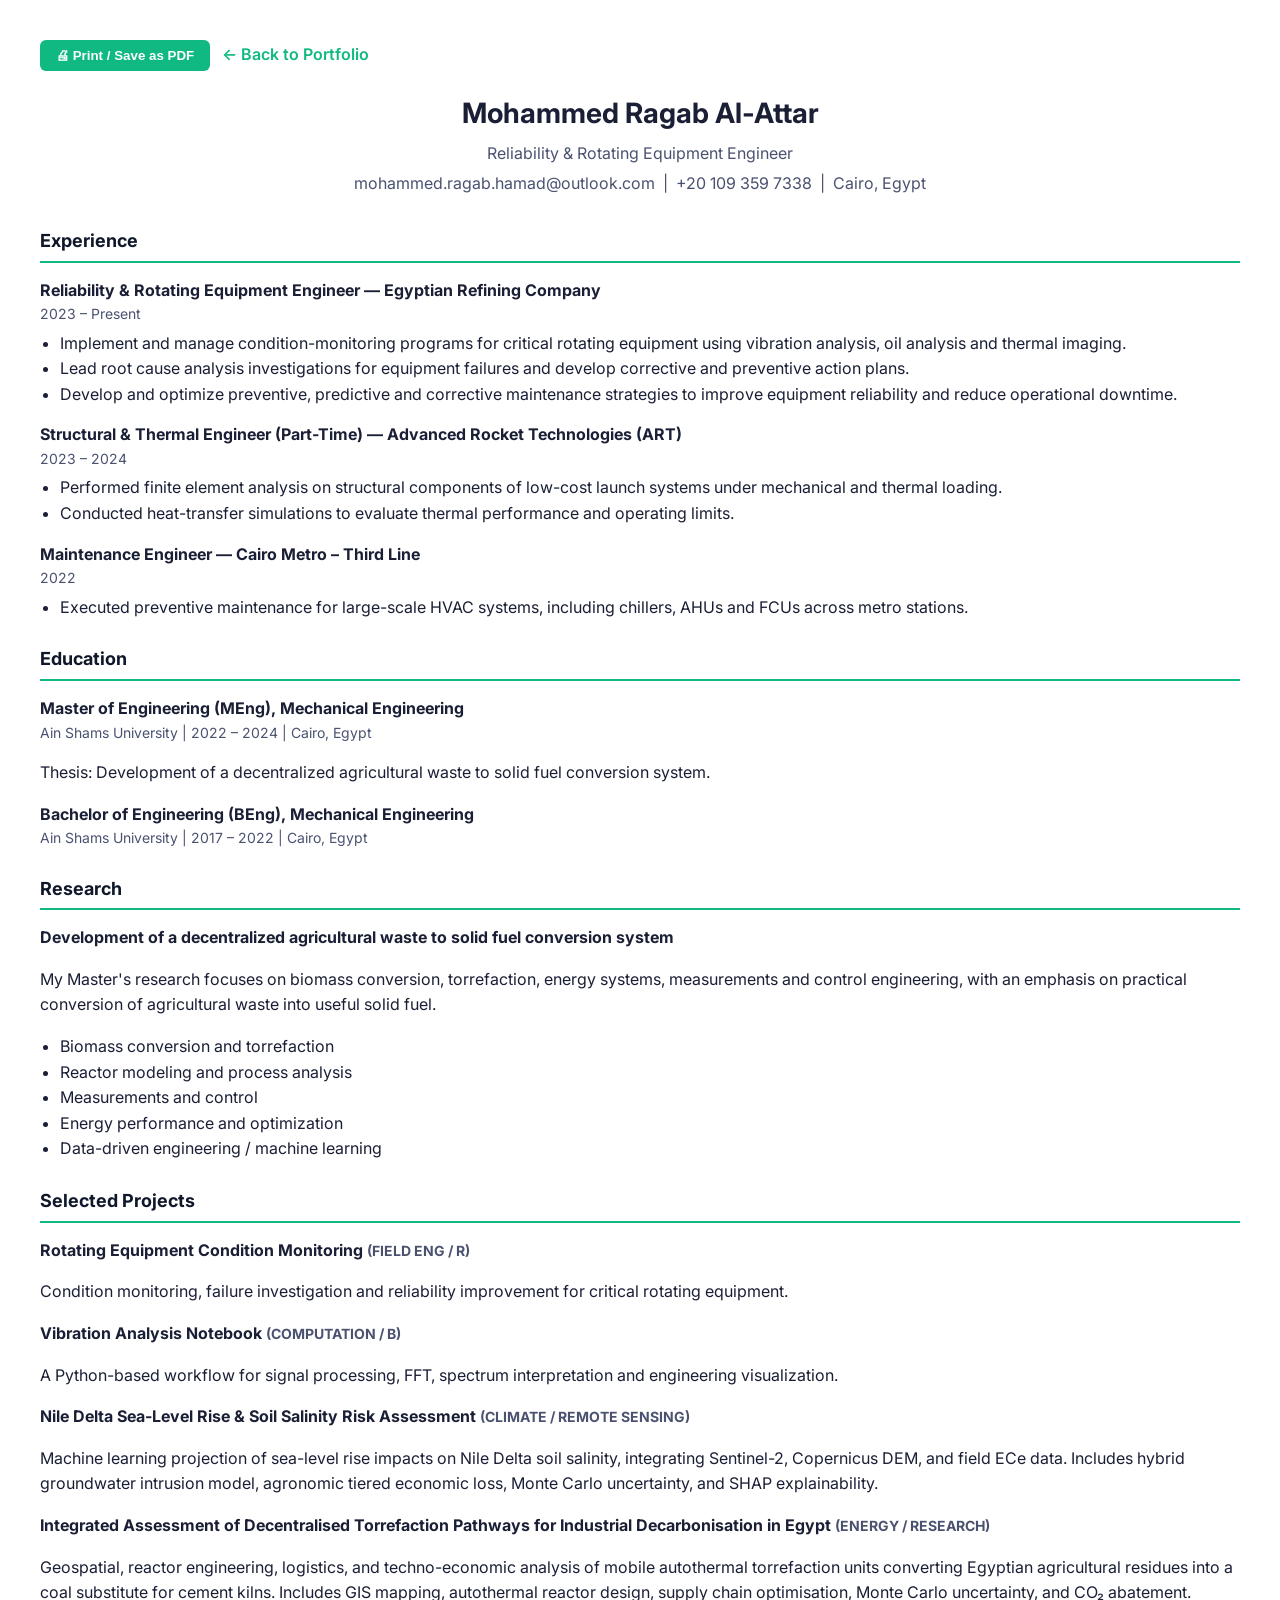
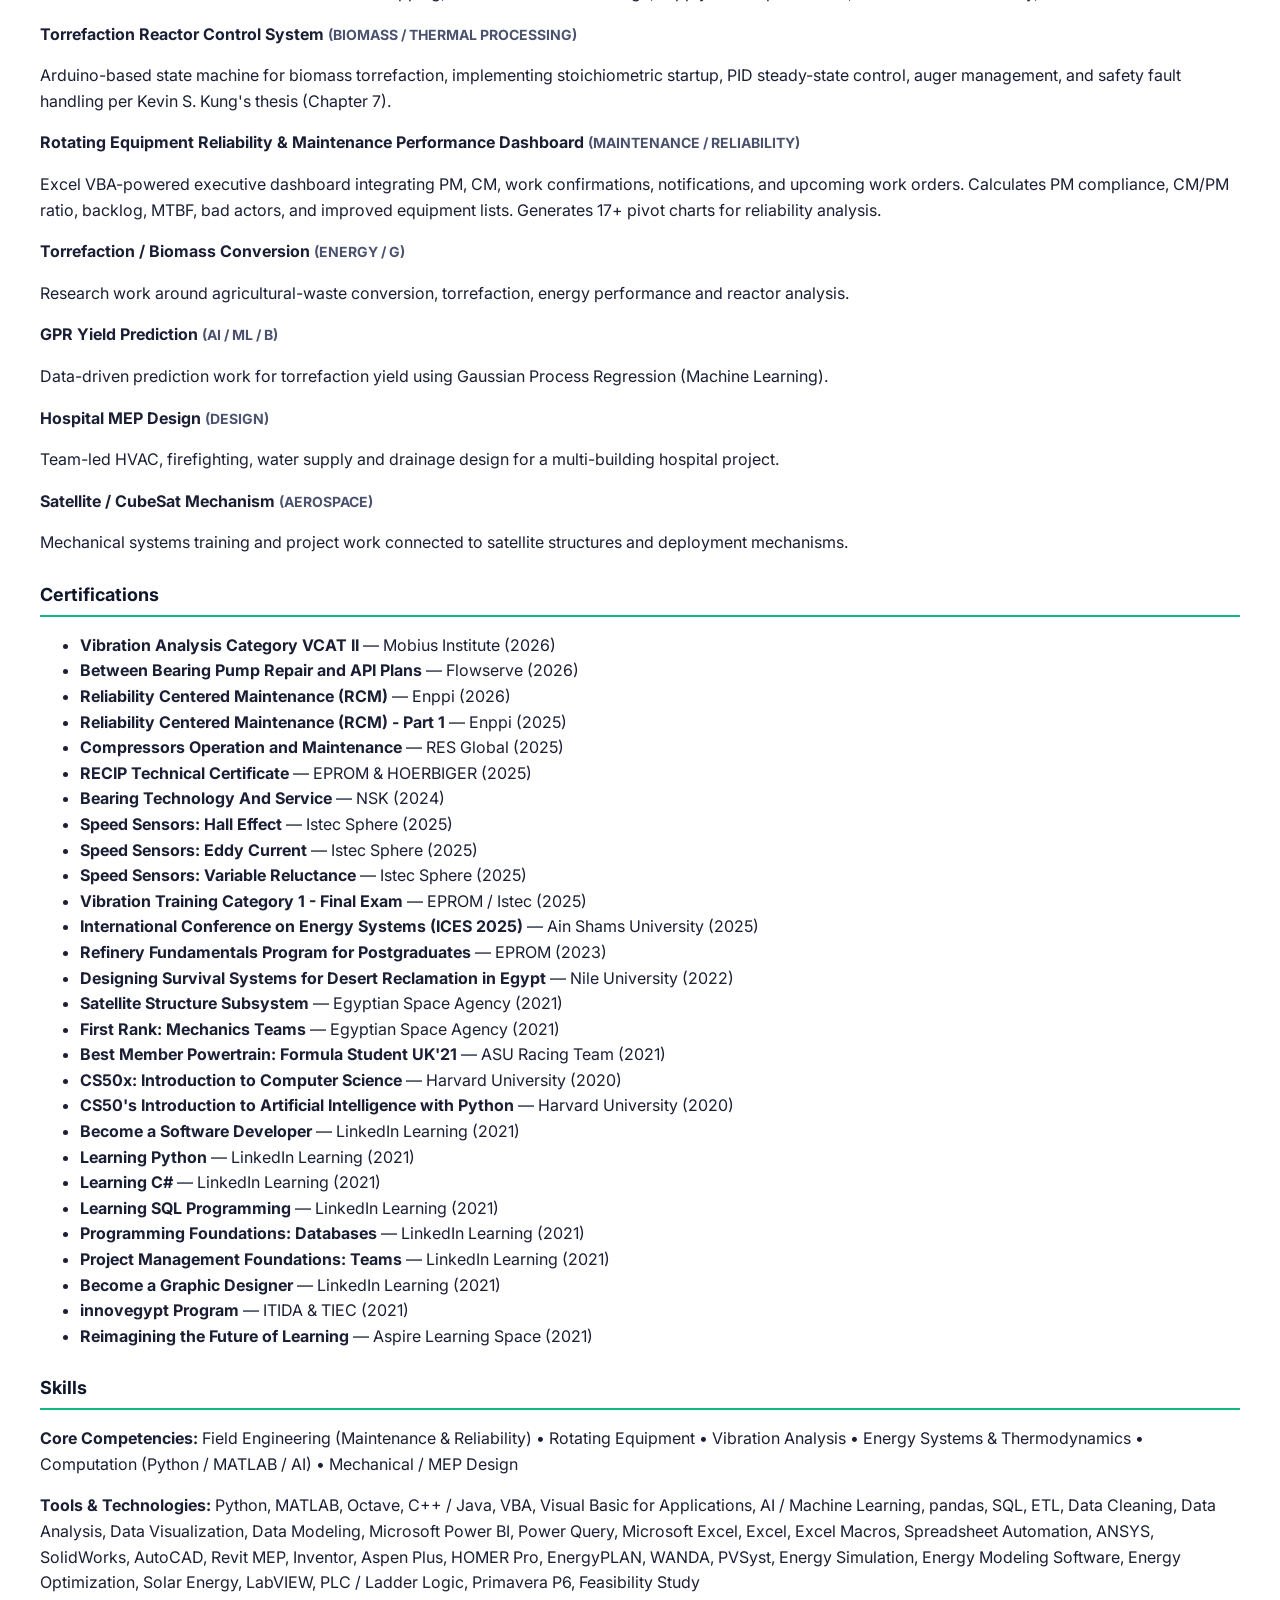
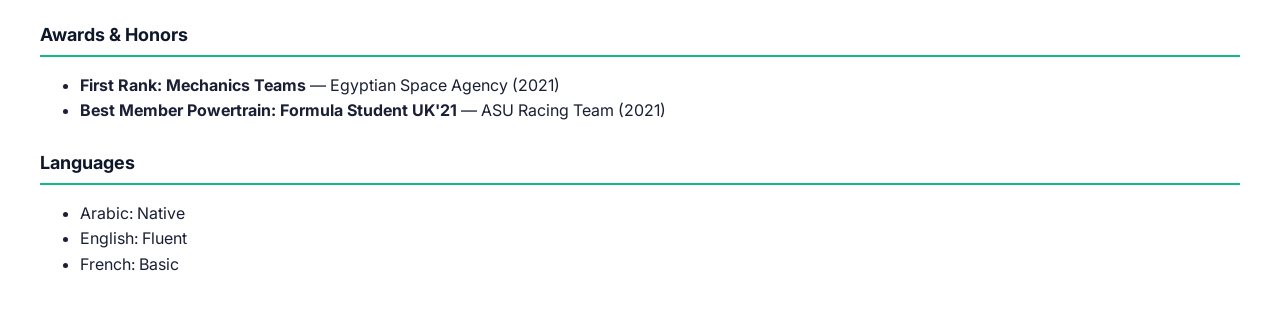
<file: cv.html>
<!DOCTYPE html>
<html lang="en">
<head>
  <meta charset="UTF-8">
  <meta name="viewport" content="width=device-width, initial-scale=1.0">
  <title>Mohammed Ragab Al‑Attar — CV</title>
  <link href="https://fonts.googleapis.com/css2?family=Inter:wght@400;500;600;700;800&display=swap" rel="stylesheet">
  <style>
    body {
      font-family: 'Inter', sans-serif;
      margin: 40px;
      color: #1a1f35;
      line-height: 1.6;
      background: #fff;
    }
    .cv-header { text-align: center; margin-bottom: 30px; }
    .cv-header h1 { margin: 0; font-size: 28px; }
    .cv-header p { margin: 5px 0; color: #4a5270; }
    .cv-section { margin-bottom: 25px; }
    .cv-section h2 {
      border-bottom: 2px solid #10b981;
      padding-bottom: 5px;
      font-size: 18px;
      color: #0f172a;
    }
    .cv-item { margin-bottom: 15px; }
    .cv-item h3 { margin: 0; font-size: 16px; }
    .cv-item .sub { color: #4a5270; font-size: 14px; }
    .cv-item ul { margin: 5px 0 0 20px; padding: 0; }
    .no-print { margin-bottom: 20px; }
    .no-print button {
      padding: 8px 16px;
      margin-right: 8px;
      border: none;
      border-radius: 6px;
      cursor: pointer;
      background: #10b981;
      color: #fff;
      font-weight: 600;
    }
    .no-print a {
      color: #10b981;
      text-decoration: none;
      font-weight: 600;
    }
    @media print {
      body { margin: 0; }
      .no-print { display: none; }
    }
  </style>
</head>
<body>
  <div class="no-print">
    <button onclick="window.print()">🖨 Print / Save as PDF</button>
    <a href="index.html">← Back to Portfolio</a>
  </div>

  <div id="cvContent"></div>

  <script src="data.js"></script>
  <script src="cv.js"></script>
</body>
</html>
</file>
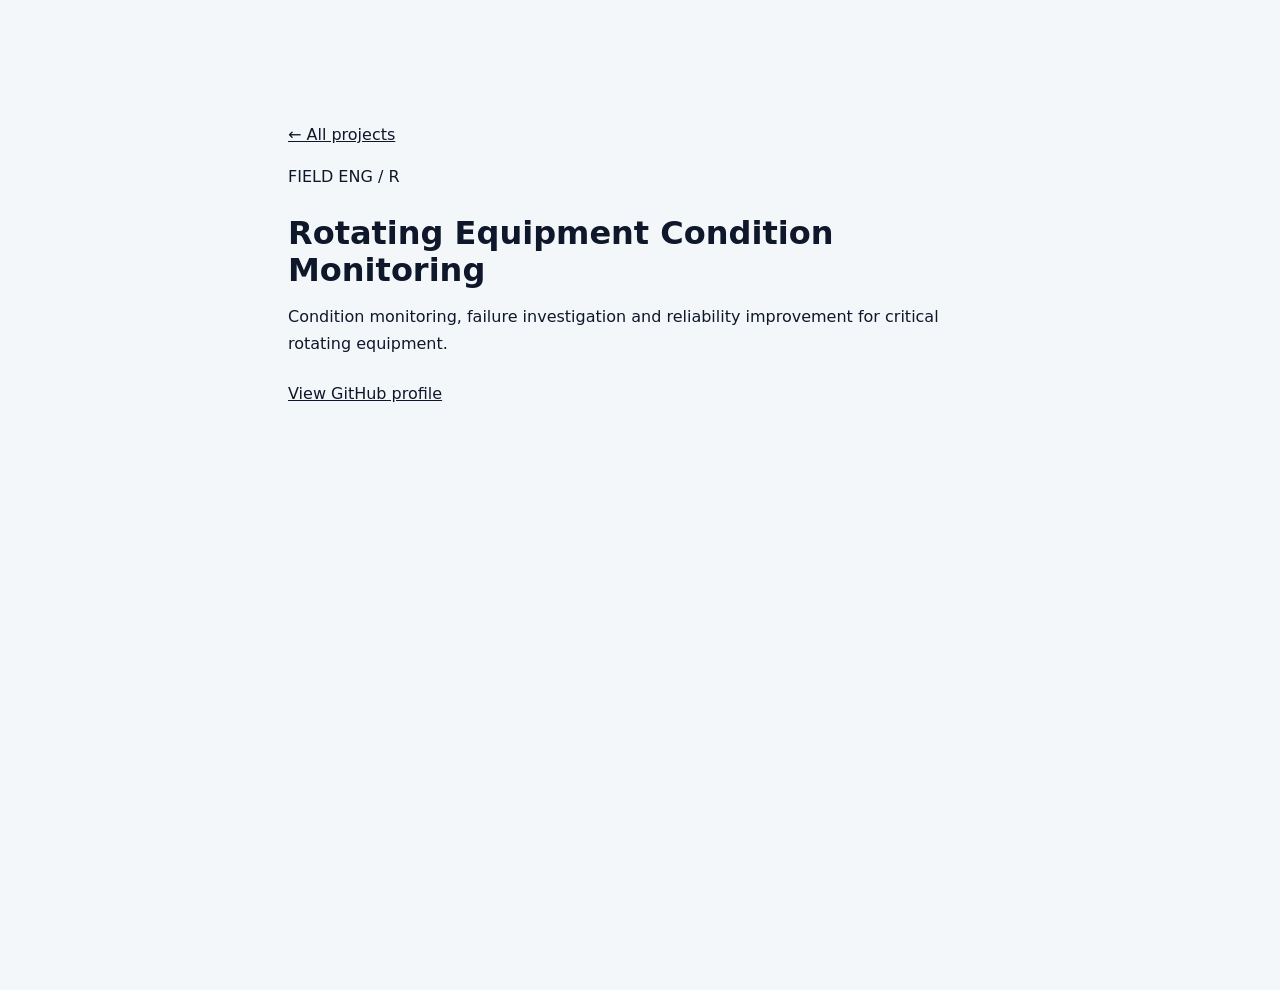
<file: project-detail.html>
<!doctype html>
<html lang="en">
<head>
  <meta charset="utf-8">
  <meta name="viewport" content="width=device-width, initial-scale=1">
  <title>Engineering project | RagabVerse</title>
  <link rel="stylesheet" href="style.css">
  <link rel="icon" href="favicon.svg">
</head>
<body>
  <main class="project-detail">
    <a href="index.html#projects">← All projects</a>
    <p id="tag"></p>
    <h1 id="title">Project details</h1>
    <p id="description"></p>
    <a id="repository" hidden></a>
  </main>
  <script src="data.js"></script>
  <script>
    const id = new URLSearchParams(location.search).get("id") ?? "0";
    const project = /^\d+$/.test(id) && portfolioData.projects[Number(id)];
    document.getElementById("title").textContent = project ? project.title : "Project not found";
    document.title = document.getElementById("title").textContent + " | RagabVerse";
    document.getElementById("description").textContent = project ? project.description : "Browse all projects to find the one you were looking for.";
    if (project) {
      document.getElementById("tag").textContent = project.tag;
      if (project.repo) {
        const link = document.getElementById("repository");
        link.href = project.repo;
        link.textContent = project.repo.endsWith("/MohammedRagab99") ? "View GitHub profile" : "View project repository";
        link.hidden = false;
      }
    }
  </script>
</body>
</html>
</file>
<file: style.css>
/* =========================================================
   RAGABVERSE — Premium Engineering Portfolio
   Mohammed Ragab Al-Attar
   Design: Minimal • Technical • Data-driven
========================================================= */

:root {
  /* Core backgrounds */
  --bg: #f4f7fa;
  --bg-2: #f6f8fb;
  --bg-3: #eef2f7;
  --bg-4: #e2e8f0;

  /* Surfaces */
  --surface: #ffffff;
  --surface-2: #f8fafc;
  --surface-3: #edf2f7;

  /* Text */
  --text: #0f172a;
  --text-soft: #1e293b;
  --muted: #64748b;
  --muted-2: #6b7280;

  /* Borders */
  --line: #e5e7eb;
  --line-strong: #d9e1e7;

  /* Ragab RGB */
  --rgb-red: #ef4444;
  --rgb-green: #10b981;
  --rgb-blue: #3b82f6;

  /* Accents */
  --accent: #10b981;
  --accent-2: #34d399;

  /* Status */
  --success: #22c55e;
  --warning: #f59e0b;

  /* Gradients */
  --gradient-main: linear-gradient(135deg, #10b981, #34d399);
  --gradient-rgb: linear-gradient(110deg, #ef4444, #10b981, #3b82f6);
  --gradient-dark: linear-gradient(135deg, #020817, #0b1f42);

  /* Shadows */
  --shadow-sm: 0 2px 8px rgba(0,0,0,0.04);
  --shadow-md: 0 8px 24px rgba(0,0,0,0.06);
  --shadow-lg: 0 20px 50px rgba(0,0,0,0.08);

  /* Geometry */
  --radius-sm: 12px;
  --radius-md: 18px;
  --radius-lg: 24px;
  --radius-xl: 30px;

  /* Layout */
  --max: 1280px;
  --header-height: 72px;

  /* Motion */
  --ease: cubic-bezier(0.22, 1, 0.36, 1);
  --transition-fast: 180ms var(--ease);
  --transition: 280ms var(--ease);
  --transition-slow: 700ms var(--ease);
  
   /* Color */
  --color-red: #ef4444;
  --color-green: #10b981;
  --color-blue: #3b82f6;
  --color-white: #ffffff;
}

/* Dark theme */
[data-theme="dark"] {
  --bg: #0f1117;
  --bg-2: #161b27;
  --bg-3: #1e2435;
  --bg-4: #252c3f;

  --surface: #161b27;
  --surface-2: #1e2435;
  --surface-3: #252c3f;

  --text: #e8eaf0;
  --text-soft: #d5deea;
  --muted: #9ba3b8;
  --muted-2: #6b7494;

  --line: #252c3f;
  --line-strong: #3a445c;

  --shadow-sm: 0 4px 24px rgba(0,0,0,0.4);
  --shadow-md: 0 8px 40px rgba(0,0,0,0.6);
  --shadow-lg: 0 20px 60px rgba(0,0,0,0.7);
}

*,
*::before,
*::after {
  box-sizing: border-box;
}

html {
  scroll-behavior: smooth;
  scroll-padding-top: 90px;
}

body {
  margin: 0;
  min-height: 100vh;
  font-family: 'Inter', system-ui, -apple-system, sans-serif;
  color: var(--text);
  background: var(--bg);
  line-height: 1.65;
  overflow-x: hidden;
  transition: background-color 300ms ease, color 300ms ease;
}

body.menu-open {
  overflow: hidden;
}

img {
  display: block;
  max-width: 100%;
}

button,
input,
textarea,
select {
  font: inherit;
}

button {
  cursor: pointer;
}

a {
  color: inherit;
}

::selection {
  color: #fff;
  background: var(--accent);
}

/* Accessibility */
.skip-link {
  position: fixed;
  top: 12px;
  left: 12px;
  z-index: 2000;
  padding: 10px 15px;
  border-radius: 10px;
  color: #fff;
  background: var(--accent);
  font-size: 13px;
  font-weight: 800;
  text-decoration: none;
  transform: translateY(-150%);
  transition: transform var(--transition-fast);
}
.skip-link:focus {
  transform: translateY(0);
}

:focus-visible {
  outline: 2px solid var(--accent);
  outline-offset: 4px;
}

/* Utilities */
.container {
  width: min(var(--max), calc(100% - 40px));
  margin-inline: auto;
}

.section {
  position: relative;
  padding: clamp(80px, 9vw, 120px) 0;
  overflow: hidden;
}

.section-light {
  color: var(--text);
  background: var(--bg);
}

.section-light p {
  color: var(--muted);
}

.section-dark {
  color: #fff;
  background: var(--gradient-dark);
}

.section-dark p {
  color: rgba(255,255,255,0.7);
}

.muted {
  color: var(--muted);
}

/* Background system */
.page-noise {
  position: fixed;
  inset: 0;
  z-index: -2;
  pointer-events: none;
  opacity: 0.02;
  background-image: url("data:image/svg+xml,%3Csvg viewBox='0 0 160 160' xmlns='http://www.w3.org/2000/svg'%3E%3Cfilter id='n'%3E%3CfeTurbulence type='fractalNoise' baseFrequency='.9' numOctaves='3' stitchTiles='stitch'/%3E%3C/filter%3E%3Crect width='100%25' height='100%25' filter='url(%23n)' opacity='.35'/%3E%3C/svg%3E");
  mix-blend-mode: overlay;
}

.hero-grid-background {
  position: absolute;
  inset: 0;
  pointer-events: none;
  opacity: 0.25;
  background-image:
    linear-gradient(rgba(16,185,129,0.05) 1px, transparent 1px),
    linear-gradient(90deg, rgba(16,185,129,0.05) 1px, transparent 1px);
  background-size: 70px 70px;
  mask-image: linear-gradient(to bottom, black, transparent 90%);
}

.cursor-glow {
  position: fixed;
  top: 0;
  left: 0;
  width: 180px;
  height: 180px;
  z-index: -1;
  pointer-events: none;
  border-radius: 50%;
  background: radial-gradient(circle, rgba(16,185,129,0.08), transparent 68%);
  transform: translate3d(-1000px, -1000px, 0) translate(-50%, -50%);
  filter: blur(5px);
}

.hero-glow {
  position: absolute;
  border-radius: 50%;
  pointer-events: none;
  filter: blur(80px);
  opacity: 0.5;
}
.glow-red { width: 300px; height: 300px; top: 5%; right: 5%; background: rgba(239,68,68,0.08); }
.glow-green { width: 280px; height: 280px; bottom: 8%; left: 30%; background: rgba(16,185,129,0.06); }
.glow-blue { width: 320px; height: 320px; top: 20%; right: 25%; background: rgba(59,130,246,0.09); }

/* Scroll progress */
.scroll-progress {
  position: fixed;
  top: 0;
  left: 0;
  width: 0;
  height: 3px;
  z-index: 2000;
  background: var(--gradient-rgb);
  box-shadow: 0 0 14px rgba(59,130,246,0.35);
  transition: width 80ms linear;
}

/* Header */
.site-header {
  position: sticky;
  top: 0;
  z-index: 1000;
  min-height: var(--header-height);
  background: rgba(255,255,255,0.85);
  backdrop-filter: blur(18px) saturate(140%);
  -webkit-backdrop-filter: blur(18px) saturate(140%);
  border-bottom: 1px solid transparent;
  transition: background var(--transition), border-color var(--transition), box-shadow var(--transition);
}

[data-theme="dark"] .site-header {
  background: rgba(15,17,23,0.85);
}

.site-header.scrolled {
  border-bottom-color: var(--line);
  box-shadow: 0 10px 40px rgba(0,0,0,0.05);
}

.nav-wrap {
  min-height: var(--header-height);
  display: flex;
  align-items: center;
  justify-content: space-between;
  gap: 20px;
}

/* Brand */
.brand {
  display: inline-flex;
  align-items: center;
  gap: 11px;
  color: inherit;
  text-decoration: none;
}
.brand-mark {
  position: relative;
  width: 40px;
  height: 40px;
  display: grid;
  place-items: center;
  overflow: hidden;
  border: 1px solid var(--line-strong);
  border-radius: 12px;
  color: #fff;
  background: var(--gradient-main);
  font-family: 'Space Grotesk', sans-serif;
  font-size: 11px;
  font-weight: 800;
  box-shadow: 0 8px 28px rgba(16,185,129,0.15);
}
.brand-mark::after {
  content: "";
  position: absolute;
  width: 100%;
  height: 100%;
  inset: 0;
  background: linear-gradient(135deg, transparent 40%, rgba(255,255,255,0.35), transparent 60%);
  transform: translateX(-100%);
  transition: transform 700ms ease;
}
.brand:hover .brand-mark::after {
  transform: translateX(100%);
}
.brand-content {
  display: flex;
  flex-direction: column;
  gap: 0;
}
.brand-text {
  font-family: 'Space Grotesk', sans-serif;
  font-size: 13px;
  font-weight: 700;
  line-height: 1.1;
}
.brand-subtitle {
  margin-top: 2px;
  color: var(--muted);
  font-size: 8px;
  font-weight: 800;
  letter-spacing: 0.19em;
}

/* Desktop nav */
.desktop-nav {
  display: flex;
  align-items: center;
  gap: clamp(14px, 2vw, 24px);
}
.desktop-nav a {
  position: relative;
  padding: 8px 0;
  color: var(--muted);
  font-size: 12px;
  font-weight: 700;
  text-decoration: none;
  transition: color var(--transition-fast);
}
.desktop-nav a::after {
  content: "";
  position: absolute;
  left: 0;
  bottom: 2px;
  width: 100%;
  height: 2px;
  background: var(--accent);
  transform: scaleX(0);
  transform-origin: right;
  transition: transform var(--transition);
}
.desktop-nav a:hover,
.desktop-nav a.active {
  color: var(--text);
}
.desktop-nav a:hover::after,
.desktop-nav a.active::after {
  transform: scaleX(1);
  transform-origin: left;
}

/* Nav actions */
.nav-actions {
  display: flex;
  align-items: center;
  gap: 8px;
}
.icon-button,
.menu-button {
  width: 40px;
  height: 40px;
  display: grid;
  place-items: center;
  color: var(--text);
  background: var(--surface);
  border: 1px solid var(--line);
  border-radius: 12px;
  transition: transform var(--transition-fast), border-color var(--transition-fast), background var(--transition-fast);
}
.icon-button:hover,
.menu-button:hover {
  transform: translateY(-2px);
  border-color: var(--line-strong);
  background: var(--surface-2);
}
.menu-button {
  display: none;
}
.menu-button span {
  display: block;
  width: 16px;
  height: 2px;
  margin: 2px auto;
  border-radius: 99px;
  background: currentColor;
  transition: transform var(--transition), opacity var(--transition);
}
.menu-button[aria-expanded="true"] span:nth-child(1) {
  transform: translateY(6px) rotate(45deg);
}
.menu-button[aria-expanded="true"] span:nth-child(2) {
  opacity: 0;
}
.menu-button[aria-expanded="true"] span:nth-child(3) {
  transform: translateY(-6px) rotate(-45deg);
}

/* Mobile nav */
.mobile-nav {
  display: none;
  padding: 8px 20px 20px;
  background: var(--surface);
  border-top: 1px solid var(--line);
}
[data-theme="dark"] .mobile-nav {
  background: var(--bg-2);
}
.mobile-nav-inner {
  display: grid;
  gap: 2px;
}
.mobile-nav a {
  display: grid;
  grid-template-columns: 36px 1fr;
  align-items: center;
  padding: 13px 4px;
  color: var(--muted);
  border-bottom: 1px solid var(--line);
  font-family: 'Space Grotesk', sans-serif;
  font-size: 14px;
  font-weight: 600;
  text-decoration: none;
  transition: color var(--transition-fast), padding-left var(--transition-fast);
}
.mobile-nav a span {
  color: var(--accent);
  font-size: 10px;
  font-weight: 800;
  letter-spacing: 0.08em;
}
.mobile-nav a:hover {
  color: var(--text);
  padding-left: 8px;
}

/* Hero */
.hero {
  position: relative;
  min-height: calc(100vh - var(--header-height));
  display: flex;
  align-items: center;
  isolation: isolate;
  background: var(--bg);
}
.hero-grid {
  position: relative;
  z-index: 2;
  display: grid;
  grid-template-columns: 1.1fr 0.9fr;
  align-items: center;
  gap: clamp(45px, 7vw, 90px);
}

/* Hero typography */
.hero-eyebrow {
  display: inline-flex;
  align-items: center;
  padding: 7px 11px;
  border: 1px solid var(--line-strong);
  border-radius: 999px;
  background: var(--surface);
  color: var(--muted);
  font-size: 9px;
  letter-spacing: 0.16em;
}
.status-dot {
  display: inline-block;
  width: 7px;
  height: 7px;
  margin-right: 8px;
  border-radius: 50%;
  background: var(--success);
  box-shadow: 0 0 0 5px rgba(34,197,94,0.06), 0 0 16px rgba(34,197,94,0.6);
  animation: pulse-status 2.4s ease-in-out infinite;
}
@keyframes pulse-status {
  0%, 100% { opacity: 1; }
  50% { opacity: 0.55; }
}

.hero-kicker {
  display: flex;
  align-items: center;
  gap: 6px;
  margin-top: 24px;
  font-family: 'Space Grotesk', sans-serif;
  font-size: 10px;
  font-weight: 800;
  letter-spacing: 0.18em;
}
.rgb-letter {
  width: 18px;
  height: 18px;
  display: grid;
  place-items: center;
  border-radius: 5px;
  color: white;
  font-size: 9px;
}
.rgb-letter.red { background: var(--rgb-red); }
.rgb-letter.green { background: var(--rgb-green); }
.rgb-letter.blue { background: var(--rgb-blue); }
.hero-kicker-text {
  margin-left: 4px;
  color: var(--muted);
}

.hero h1 {
  margin: 14px 0 12px;
  font-family: 'Space Grotesk', sans-serif;
  font-size: clamp(56px, 8vw, 96px);
  line-height: 0.95;
  font-weight: 800;
  letter-spacing: -0.04em;
}
.hero h1 .surname {
  display: block;
  color: var(--text-soft);
  font-size: 0.55em;
  line-height: 1.1;
  letter-spacing: -0.045em;
}
.rgb-name {
  white-space: nowrap;
}
.rgb-name .red { color: var(--rgb-red); text-shadow: 0 0 28px rgba(239,68,68,0.16); }
.rgb-name .green { color: var(--rgb-green); text-shadow: 0 0 28px rgba(16,185,129,0.16); }
.rgb-name .blue { color: var(--rgb-blue); text-shadow: 0 0 28px rgba(59,130,246,0.16); }

.hero h2 {
  margin: 0;
  color: var(--text-soft);
  font-family: 'Space Grotesk', sans-serif;
  font-size: clamp(20px, 2.7vw, 30px);
  line-height: 1.2;
  font-weight: 600;
  letter-spacing: -0.035em;
}
.hero-lead {
  max-width: 730px;
  margin: 22px 0 0;
  color: var(--muted);
  font-size: clamp(16px, 1.6vw, 18px);
}
.hero-lead strong {
  color: var(--text-soft);
  font-weight: 700;
}

/* RGB system */
.rgb-system {
  display: grid;
  grid-template-columns: repeat(3, minmax(0, 1fr));
  gap: 9px;
  max-width: 700px;
  margin-top: 27px;
}
.rgb-item {
  position: relative;
  min-height: 68px;
  display: flex;
  align-items: center;
  gap: 10px;
  padding: 11px;
  border: 1px solid var(--line);
  border-radius: 14px;
  background: var(--surface);
  overflow: hidden;
  transition: transform var(--transition), border-color var(--transition), background var(--transition);
}
.rgb-item::before {
  content: "";
  position: absolute;
  left: 0;
  top: 0;
  bottom: 0;
  width: 2px;
  opacity: 0.8;
}
.rgb-item:hover {
  transform: translateY(-3px);
  background: var(--surface-2);
  border-color: var(--line-strong);
}
.rgb-red::before { background: var(--rgb-red); }
.rgb-green::before { background: var(--rgb-green); }
.rgb-blue::before { background: var(--rgb-blue); }
.rgb-symbol {
  flex: 0 0 30px;
  width: 30px;
  height: 30px;
  display: grid;
  place-items: center;
  border-radius: 9px;
  color: white;
  font-family: 'Space Grotesk', sans-serif;
  font-size: 12px;
  font-weight: 800;
}
.rgb-red .rgb-symbol { background: var(--rgb-red); }
.rgb-green .rgb-symbol { background: var(--rgb-green); }
.rgb-blue .rgb-symbol { background: var(--rgb-blue); }
.rgb-item strong {
  display: block;
  color: var(--text-soft);
  font-family: 'Space Grotesk', sans-serif;
  font-size: 11px;
  font-weight: 700;
}
.rgb-item div span {
  display: block;
  margin-top: 2px;
  color: var(--muted-2);
  font-size: 9px;
}

/* Hero actions */
.hero-actions {
  display: flex;
  flex-wrap: wrap;
  gap: 10px;
  margin-top: 31px;
}
.button {
  min-height: 46px;
  display: inline-flex;
  align-items: center;
  justify-content: center;
  gap: 9px;
  padding: 11px 24px;
  border: 1px solid var(--line-strong);
  border-radius: 999px;
  font-size: 12px;
  font-weight: 700;
  text-decoration: none;
  transition: transform var(--transition-fast), box-shadow var(--transition-fast), border-color var(--transition-fast), background var(--transition-fast);
}
.button:hover {
  transform: translateY(-2px);
  box-shadow: 0 10px 30px rgba(0,0,0,0.08);
}
.button-primary {
  color: #fff;
  background: #0f172a;
  border-color: #0f172a;
}
.button-primary:hover {
  background: #1e293b;
  box-shadow: 0 15px 40px rgba(0,0,0,0.1);
}
.button-secondary {
  color: var(--text);
  background: var(--surface);
}
.button-secondary:hover {
  border-color: var(--accent);
  background: var(--surface-2);
}
.button-ghost {
  color: var(--accent);
  border-color: rgba(16,185,129,0.4);
  background: transparent;
}
.button-ghost:hover {
  border-color: var(--accent);
  background: rgba(16,185,129,0.06);
}

/* Generic button styles for modals */
.btn {
  display: inline-flex;
  align-items: center;
  gap: 6px;
  padding: 8px 16px;
  border-radius: var(--radius-sm);
  font-size: .85rem;
  font-weight: 600;
  transition: all .17s;
  cursor: pointer;
  border: none;
  font-family: inherit;
}
.btn-acc {
  background: var(--accent);
  color: #fff;
}
.btn-acc:hover {
  background: var(--accent-2);
  transform: translateY(-1px);
}
.btn-ghost {
  background: transparent;
  color: var(--muted);
  border: 1.5px solid var(--line);
}
.btn-ghost:hover {
  background: var(--bg-4);
  color: var(--text);
  border-color: var(--line-strong);
}
.btn-danger {
  background: rgba(239,68,68,0.12);
  color: var(--rgb-red);
  border: 1px solid rgba(239,68,68,0.25);
}
.btn-danger:hover {
  background: rgba(239,68,68,0.2);
}

/* Hero meta */
.hero-meta {
  display: flex;
  flex-wrap: wrap;
  gap: 17px;
  margin-top: 23px;
  color: var(--muted-2);
  font-size: 10px;
  font-weight: 600;
}

/* Hero card */
.hero-card {
  position: relative;
  padding: 27px;
  overflow: hidden;
  border: 1px solid var(--line);
  border-radius: var(--radius-xl);
  background: var(--surface);
  backdrop-filter: blur(12px);
  box-shadow: var(--shadow-lg);
  isolation: isolate;
}
.hero-card::before {
  content: "";
  position: absolute;
  inset: 0;
  z-index: -1;
  background: radial-gradient(circle at 50% 45%, rgba(16,185,129,0.08), transparent 42%);
}
.hero-card::after {
  content: "";
  position: absolute;
  top: -120px;
  right: -120px;
  width: 240px;
  height: 240px;
  border-radius: 50%;
  border: 1px solid rgba(59,130,246,0.1);
}
.hero-card-top {
  display: flex;
  align-items: center;
  justify-content: space-between;
  gap: 15px;
  color: var(--muted);
  font-size: 9px;
  font-weight: 800;
  letter-spacing: 0.14em;
}
.pill {
  padding: 6px 9px;
  color: #065f46;
  background: rgba(16,185,129,0.1);
  border: 1px solid rgba(16,185,129,0.2);
  border-radius: 999px;
  font-size: 9px;
  letter-spacing: 0;
}

/* Hero orbit */
.hero-orbit {
  position: relative;
  width: min(360px, 100%);
  aspect-ratio: 1;
  margin: 31px auto 22px;
  display: grid;
  place-items: center;
}
.orbit {
  position: absolute;
  border: 1px solid rgba(16,185,129,0.2);
  border-radius: 50%;
}
.orbit-1 { inset: 9%; animation: orbit-spin-1 18s linear infinite; }
.orbit-2 { inset: 23%; border-color: rgba(16,185,129,0.2); animation: orbit-spin-2 23s linear infinite reverse; }
.orbit-3 { inset: 37%; border-style: dashed; border-color: rgba(239,68,68,0.2); animation: orbit-spin-1 28s linear infinite; }
.orbit-1::before, .orbit-2::before, .orbit-3::before {
  content: "";
  position: absolute;
  top: 50%;
  left: -3px;
  width: 6px;
  height: 6px;
  border-radius: 50%;
  transform: translateY(-50%);
}
.orbit-1::before { background: var(--rgb-blue); box-shadow: 0 0 15px var(--rgb-blue); }
.orbit-2::before { background: var(--rgb-green); box-shadow: 0 0 15px var(--rgb-green); }
.orbit-3::before { background: var(--rgb-red); box-shadow: 0 0 15px var(--rgb-red); }
@keyframes orbit-spin-1 { to { transform: rotate(360deg); } }
@keyframes orbit-spin-2 { to { transform: rotate(360deg); } }

.orbit-node {
  position: absolute;
  width: 32px;
  height: 32px;
  display: grid;
  place-items: center;
  border: 1px solid rgba(0,0,0,0.1);
  border-radius: 10px;
  color: #fff;
  font-family: 'Space Grotesk', sans-serif;
  font-size: 10px;
  font-weight: 800;
  box-shadow: 0 8px 25px rgba(0,0,0,0.1);
}
.node-r { top: 13%; right: 14%; background: var(--rgb-red); }
.node-g { bottom: 14%; left: 11%; background: var(--rgb-green); }
.node-b { top: 45%; left: 2%; background: var(--rgb-blue); }

.core {
  position: relative;
  width: 106px;
  height: 106px;
  display: flex;
  flex-direction: column;
  align-items: center;
  justify-content: center;
  border: 1px solid var(--line-strong);
  border-radius: 30px;
  color: var(--text);
  background: var(--surface);
  font-family: 'Space Grotesk', sans-serif;
  box-shadow: 0 0 80px rgba(16,185,129,0.15);
  animation: core-float 5s ease-in-out infinite;
}
.core span { font-size: 28px; font-weight: 800; line-height: 1; }
.core small { margin-top: 4px; font-size: 7px; font-weight: 800; letter-spacing: 0.18em; }
@keyframes core-float {
  0%, 100% { transform: translateY(0); }
  50% { transform: translateY(-7px); }
}

/* Mini stats */
.mini-stats {
  display: grid;
  grid-template-columns: repeat(3, 1fr);
  gap: 10px;
  padding-top: 20px;
  border-top: 1px solid var(--line);
}
.mini-stats div { text-align: center; }
.mini-stats strong {
  display: block;
  color: var(--text);
  font-family: 'Space Grotesk', sans-serif;
  font-size: 23px;
  font-weight: 700;
}
.mini-stats span {
  display: block;
  margin-top: 3px;
  color: var(--muted);
  font-size: 9px;
}

.engineering-status {
  display: flex;
  align-items: center;
  gap: 8px;
  margin-top: 19px;
  padding-top: 14px;
  border-top: 1px solid var(--line);
  color: var(--muted-2);
  font-size: 8px;
  font-weight: 800;
  letter-spacing: 0.10em;
}
.engineering-status strong {
  margin-left: auto;
  color: var(--success);
  font-size: 8px;
}
.status-line {
  width: 5px;
  height: 5px;
  border-radius: 50%;
  background: var(--success);
  box-shadow: 0 0 10px rgba(34,197,94,0.65);
}

/* Scroll indicator */
.scroll-indicator {
  position: absolute;
  bottom: 24px;
  left: 50%;
  z-index: 4;
  display: flex;
  flex-direction: column;
  align-items: center;
  gap: 7px;
  color: var(--muted-2);
  font-size: 8px;
  font-weight: 800;
  letter-spacing: 0.12em;
  text-transform: uppercase;
  text-decoration: none;
  transform: translateX(-50%);
}
.scroll-line {
  width: 1px;
  height: 28px;
  background: linear-gradient(var(--accent), transparent);
  animation: scroll-line 1.8s ease-in-out infinite;
}
@keyframes scroll-line {
  0%, 100% { opacity: 0.35; transform: scaleY(0.65); transform-origin: top; }
  50% { opacity: 1; transform: scaleY(1); transform-origin: top; }
}

/* Section headings */
.section-heading h2 {
  margin: 14px 0 0;
  font-family: 'Space Grotesk', sans-serif;
  font-size: clamp(40px, 6vw, 64px);
  line-height: 1.05;
  font-weight: 800;
  letter-spacing: -0.04em;
}
.section-heading h2 span { color: var(--accent); }
.section-heading p {
  margin: 16px 0 0;
  max-width: 700px;
  color: var(--muted);
}
.section-heading.centered {
  max-width: 780px;
  margin-inline: auto;
  text-align: center;
}
.eyebrow {
  color: var(--accent);
  font-size: 10px;
  font-weight: 800;
  letter-spacing: 0.15em;
  text-transform: uppercase;
}

/* Mindset section */
.mindset-section {
  border-top: 1px solid var(--line);
  border-bottom: 1px solid var(--line);
}
.mindset-grid {
  display: grid;
  grid-template-columns: 0.75fr 1.25fr;
  align-items: center;
  gap: 70px;
}
.mindset-content {
  min-width: 0;
}
.mindset-statement {
  margin: 0 0 28px;
  color: var(--text) !important;
  font-family: 'Space Grotesk', sans-serif;
  font-size: clamp(21px, 3vw, 30px);
  line-height: 1.25;
}
.mindset-statement strong {
  color: #065f46;
}
.process-flow {
  display: grid;
  grid-template-columns: 1fr auto 1fr auto 1fr auto 1fr;
  align-items: center;
  gap: 10px;
}
.process-step {
  min-width: 0;
  padding: 15px;
  border: 1px solid var(--line);
  border-radius: 14px;
  background: var(--surface);
  box-shadow: var(--shadow-sm);
  transition: transform var(--transition), box-shadow var(--transition);
}
.process-step:hover {
  transform: translateY(-4px);
  box-shadow: var(--shadow-md);
}
.process-step span {
  display: block;
  color: var(--accent-2);
  font-size: 9px;
  font-weight: 800;
}
.process-step strong {
  display: block;
  margin-top: 5px;
  color: var(--text);
  font-family: 'Space Grotesk', sans-serif;
  font-size: 12px;
}
.process-step small {
  display: block;
  margin-top: 3px;
  color: var(--muted);
  font-size: 9px;
}
.process-arrow { color: #94a3b8; font-size: 16px; }

/* Two column sections */
.two-col {
  display: grid;
  grid-template-columns: 0.9fr 1.1fr;
  align-items: start;
  gap: 80px;
}

/* About */
.about-copy p {
  margin: 0 0 18px;
  font-size: 17px;
  line-height: 1.7;
}
.about-copy strong {
  color: inherit;
  font-weight: 800;
}
.about-highlights {
  display: grid;
  grid-template-columns: repeat(3, 1fr);
  gap: 10px;
  margin-top: 30px;
}
.about-highlights > div {
  display: flex;
  flex-direction: column;
  gap: 3px;
  padding: 15px;
  border: 1px solid var(--line);
  border-radius: 15px;
  background: var(--surface);
}
.highlight-number {
  color: var(--accent-2);
  font-size: 9px;
  font-weight: 800;
}
.about-highlights strong {
  color: var(--text);
  font-family: 'Space Grotesk', sans-serif;
  font-size: 12px;
}
.about-highlights span:last-child {
  color: var(--muted);
  font-size: 9px;
}
.quick-links {
  display: flex;
  flex-wrap: wrap;
  gap: 18px;
  margin-top: 30px;
}
.quick-links a {
  color: #065f46;
  font-size: 12px;
  font-weight: 800;
  text-decoration: none;
}
.quick-links a:hover {
  text-decoration: underline;
}

/* Timeline */
.timeline {
  position: relative;
  margin-top: 55px;
}
.timeline::before {
  content: "";
  position: absolute;
  left: 12px;
  top: 0;
  bottom: 0;
  width: 1px;
  background: linear-gradient(var(--accent), rgba(16,185,129,0.05));
}
.timeline-item {
  position: relative;
  padding: 0 0 36px 48px;
}
.timeline-dot {
  position: absolute;
  left: 6px;
  top: 7px;
  width: 13px;
  height: 13px;
  border: 2px solid var(--surface);
  border-radius: 50%;
  background: var(--accent);
  box-shadow: 0 0 0 6px rgba(16,185,129,0.07), 0 0 18px rgba(16,185,129,0.35);
}
.timeline-card {
  padding: 24px;
  border: 1px solid var(--line);
  border-radius: 20px;
  background: var(--surface);
  transition: transform var(--transition), border-color var(--transition), box-shadow var(--transition);
}
.timeline-card:hover {
  transform: translateX(5px);
  border-color: var(--accent);
  box-shadow: var(--shadow-md);
}
.timeline-top {
  display: flex;
  justify-content: space-between;
  align-items: flex-start;
  flex-wrap: wrap;
  gap: 15px;
}
.timeline-top h3 {
  margin: 0;
  font-family: 'Space Grotesk', sans-serif;
  font-size: 21px;
  font-weight: 600;
  color: var(--text);
}
.timeline-date {
  color: var(--accent);
  font-size: 10px;
  font-weight: 800;
}
.timeline-company {
  margin-top: 5px;
  color: var(--muted);
  font-size: 12px;
  font-weight: 700;
}
.timeline-card ul {
  margin: 16px 0 0 18px;
  padding: 0;
  color: var(--muted);
}
.timeline-card li {
  margin: 7px 0;
}

/* Expertise */
.expertise-grid {
  display: grid;
  grid-template-columns: repeat(3, 1fr);
  gap: 17px;
  margin-top: 50px;
}
.expertise-card {
  position: relative;
  padding: 24px;
  overflow: hidden;
  border: 1px solid var(--line);
  border-radius: 19px;
  background: var(--surface);
  box-shadow: var(--shadow-sm);
  transition: transform var(--transition), box-shadow var(--transition), border-color var(--transition);
}
.expertise-card::before {
  content: "";
  position: absolute;
  top: 0;
  left: 0;
  width: 100%;
  height: 2px;
  background: var(--gradient-rgb);
  transform: scaleX(0);
  transform-origin: left;
  transition: transform var(--transition);
}
.expertise-card:hover {
  transform: translateY(-6px);
  box-shadow: var(--shadow-md);
  border-color: var(--accent);
}
.expertise-card:hover::before {
  transform: scaleX(1);
}
.expertise-icon {
  width: 44px;
  height: 44px;
  display: grid;
  place-items: center;
  margin-bottom: 16px;
  border: 1px solid var(--line);
  border-radius: 13px;
  background: var(--surface-2);
  font-size: 18px;
}
.expertise-card h3 {
  margin: 0 0 8px;
  color: var(--text);
  font-family: 'Space Grotesk', sans-serif;
  font-size: 20px;
  font-weight: 600;
}
.expertise-card p {
  margin: 0;
  color: var(--muted);
  font-size: 13px;
}

/* Filters */
.filter-row {
  display: flex;
  flex-wrap: wrap;
  justify-content: center;
  gap: 8px;
  margin: 36px 0 28px;
}
.filter {
  display: inline-flex;
  align-items: center;
  gap: 6px;
  padding: 8px 16px;
  border: 1px solid var(--line);
  border-radius: 999px;
  color: var(--muted);
  background: var(--surface);
  font-size: 10px;
  font-weight: 700;
  transition: color var(--transition-fast), background var(--transition-fast), border-color var(--transition-fast), transform var(--transition-fast);
}
.filter:hover {
  color: var(--text);
  border-color: var(--accent);
  transform: translateY(-1px);
}
.filter.active {
  color: #fff;
  background: var(--accent);
  border-color: var(--accent);
}
.filter-rgb {
  width: 6px;
  height: 6px;
  border-radius: 50%;
}
.filter-rgb.red { background: var(--rgb-red); }
.filter-rgb.green { background: var(--rgb-green); }
.filter-rgb.blue { background: var(--rgb-blue); }

.filter-row.light .filter {
  color: var(--muted);
  border-color: var(--line);
  background: var(--surface);
}
.filter-row.light .filter:hover {
  color: var(--text);
  border-color: var(--accent);
}
.filter-row.light .filter.active {
  color: #fff;
  background: var(--accent);
  border-color: var(--accent);
}

/* Projects */
.card-grid {
  display: grid;
  grid-template-columns: repeat(3, 1fr);
  gap: 17px;
}
.project-card {
  position: relative;
  overflow: hidden;
  padding: 0;
  border: 1px solid var(--line);
  border-radius: 20px;
  background: var(--surface);
  box-shadow: var(--shadow-sm);
  transition: transform var(--transition), border-color var(--transition), box-shadow var(--transition);
}
.project-card:hover {
  transform: translateY(-7px);
  border-color: var(--accent);
  box-shadow: var(--shadow-lg);
}
.project-image {
  position: relative;
  aspect-ratio: 16 / 9;
  overflow: hidden;
  background: linear-gradient(135deg, #0b1733, #122748);
}
.project-image::after {
  content: "";
  position: absolute;
  inset: 0;
  background: linear-gradient(to top, rgba(2,8,23,0.7), transparent 55%);
  pointer-events: none;
}
.project-image img {
  width: 100%;
  height: 100%;
  object-fit: cover;
  transition: transform 700ms var(--ease);
}
.project-card:hover .project-image img {
  transform: scale(1.045);
}
.project-image .placeholder {
  width: 100%;
  height: 100%;
  display: grid;
  place-items: center;
  color: #94a3b8;
  font-family: 'Space Grotesk', sans-serif;
  font-size: 12px;
  font-weight: 600;
}
.project-body {
  padding: 20px;
}
.project-tag {
  color: var(--accent);
  font-size: 9px;
  font-weight: 800;
  letter-spacing: 0.15em;
  text-transform: uppercase;
}
.project-body h3 {
  margin: 7px 0 8px;
  color: var(--text);
  font-family: 'Space Grotesk', sans-serif;
  font-size: 20px;
  line-height: 1.2;
  font-weight: 600;
}
.project-body p {
  margin: 0;
  color: var(--muted);
  font-size: 12px;
}
.project-links {
  display: flex;
  flex-wrap: wrap;
  gap: 15px;
  margin-top: 17px;
}
.project-links a {
  color: var(--text-soft);
  font-size: 11px;
  font-weight: 800;
  text-decoration: none;
  transition: color var(--transition-fast);
}
.project-links a:hover {
  color: var(--accent);
}

/* Certificates */
.certificate-grid {
  display: grid;
  grid-template-columns: repeat(3, 1fr);
  gap: 17px;
}
.certificate-card {
  overflow: hidden;
  border: 1px solid var(--line);
  border-radius: 18px;
  background: var(--surface);
  cursor: pointer;
  box-shadow: var(--shadow-sm);
  transition: transform var(--transition), box-shadow var(--transition), border-color var(--transition);
}
.certificate-card:hover {
  transform: translateY(-6px);
  box-shadow: var(--shadow-md);
  border-color: var(--accent);
}
.certificate-thumb {
  position: relative;
  aspect-ratio: 4 / 3;
  overflow: hidden;
  background: linear-gradient(135deg, #edf3f8, #dfe8f1);
}
.certificate-thumb::after {
  content: "VIEW";
  position: absolute;
  inset: 50% auto auto 50%;
  padding: 7px 10px;
  color: #fff;
  background: rgba(2,8,23,0.78);
  border: 1px solid rgba(255,255,255,0.15);
  border-radius: 999px;
  font-size: 8px;
  font-weight: 800;
  letter-spacing: 0.14em;
  opacity: 0;
  transform: translate(-50%, -50%) translateY(6px);
  transition: opacity var(--transition), transform var(--transition);
}
.certificate-card:hover .certificate-thumb::after {
  opacity: 1;
  transform: translate(-50%, -50%) translateY(0);
}
.certificate-thumb img {
  width: 100%;
  height: 100%;
  object-fit: cover;
  transition: transform 700ms var(--ease);
}
.certificate-card:hover .certificate-thumb img {
  transform: scale(1.035);
}
.certificate-thumb .placeholder {
  height: 100%;
  display: grid;
  place-items: center;
  padding: 20px;
  color: #607186;
  text-align: center;
  font-size: 12px;
  font-weight: 700;
}
.certificate-body {
  padding: 17px;
}
.certificate-body h3 {
  margin: 0;
  color: var(--text);
  font-family: 'Space Grotesk', sans-serif;
  font-size: 17px;
  font-weight: 600;
}
.certificate-body p {
  margin: 4px 0 0;
  color: var(--muted);
  font-size: 11px;
}
.certificate-meta {
  display: flex;
  justify-content: space-between;
  gap: 10px;
  margin-top: 13px;
  color: var(--muted-2);
  font-size: 9px;
  font-weight: 800;
}

/* Research */
.research-layout {
  align-items: center;
}
.research-copy p {
  font-size: 17px;
}
.research-list {
  margin: 20px 0 0;
  padding: 0;
  list-style: none;
}
.research-list li {
  position: relative;
  display: flex;
  gap: 11px;
  margin: 11px 0;
  color: var(--muted);
}
.research-list li::before {
  content: "↗";
  flex: 0 0 auto;
  color: var(--accent);
  font-weight: 800;
}

/* Skills */
.skills-layout {
  display: grid;
  grid-template-columns: 1fr 1fr;
  align-items: start;
  gap: 55px;
  margin-top: 48px;
}
.skill-row {
  margin-bottom: 19px;
}
.skill-head {
  display: flex;
  justify-content: space-between;
  gap: 15px;
  color: var(--text);
  font-size: 12px;
  font-weight: 800;
}
.skill-bar {
  height: 8px;
  margin-top: 8px;
  overflow: hidden;
  border-radius: 999px;
  background: var(--bg-4);
}
.skill-fill {
  width: 0;
  height: 100%;
  border-radius: inherit;
  background: var(--gradient-main);
  box-shadow: 0 0 12px rgba(16,185,129,0.2);
  transition: width 1.4s var(--ease);
}
.toolkit-panel {
  padding: 22px;
  border: 1px solid var(--line);
  border-radius: 20px;
  background: var(--surface);
  box-shadow: var(--shadow-sm);
}
.toolkit-header {
  display: flex;
  justify-content: space-between;
  align-items: center;
  margin-bottom: 18px;
  color: var(--muted);
  font-size: 9px;
  font-weight: 800;
  letter-spacing: 0.12em;
}
.toolkit-status {
  color: #065f46;
  font-size: 8px;
}
.tool-cloud {
  display: flex;
  flex-wrap: wrap;
  gap: 8px;
  align-content: flex-start;
}
.tool {
  padding: 8px 12px;
  color: var(--muted);
  background: var(--surface-2);
  border: 1px solid var(--line);
  border-radius: 999px;
  font-size: 10px;
  font-weight: 700;
  transition: transform var(--transition-fast), border-color var(--transition-fast);
}
.tool:hover {
  transform: translateY(-2px);
  border-color: var(--accent);
}

/* Snapshot (dark) */
.snapshot-section {
  background: var(--gradient-dark);
}
.snapshot-grid {
  display: grid;
  grid-template-columns: repeat(3, 1fr);
  gap: 17px;
  margin-top: 50px;
}
.snapshot-card {
  position: relative;
  min-height: 290px;
  padding: 25px;
  overflow: hidden;
  border: 1px solid rgba(255,255,255,0.1);
  border-radius: 22px;
  background: rgba(255,255,255,0.05);
  transition: transform var(--transition), border-color var(--transition), background var(--transition);
}
.snapshot-card::before {
  content: "";
  position: absolute;
  top: 0;
  left: 0;
  width: 100%;
  height: 3px;
  background: var(--rgb-blue);
}
.snapshot-card:hover {
  transform: translateY(-7px);
  background: rgba(255,255,255,0.08);
}
.snapshot-red::before { background: var(--rgb-red); }
.snapshot-green::before { background: var(--rgb-green); }
.snapshot-blue::before { background: var(--rgb-blue); }
.snapshot-top {
  display: flex;
  align-items: center;
  justify-content: space-between;
  color: rgba(255,255,255,0.6);
  font-size: 9px;
  font-weight: 800;
}
.snapshot-letter {
  width: 42px;
  height: 42px;
  display: grid;
  place-items: center;
  color: white;
  border-radius: 13px;
  font-family: 'Space Grotesk', sans-serif;
  font-size: 15px;
  font-weight: 800;
}
.snapshot-red .snapshot-letter { background: var(--rgb-red); }
.snapshot-green .snapshot-letter { background: var(--rgb-green); }
.snapshot-blue .snapshot-letter { background: var(--rgb-blue); }
.snapshot-card h3 {
  margin: 40px 0 9px;
  color: #fff;
  font-family: 'Space Grotesk', sans-serif;
  font-size: 25px;
  font-weight: 600;
}
.snapshot-card p {
  margin: 0;
  color: rgba(255,255,255,0.7);
  font-size: 13px;
  line-height: 1.7;
}
.snapshot-line {
  position: absolute;
  left: 25px;
  right: 25px;
  bottom: 23px;
  height: 1px;
  background: linear-gradient(90deg, rgba(255,255,255,0.1), transparent);
}

/* CTA (dark) */
.cta-section {
  background: var(--gradient-dark);
}
.cta-inner {
  position: relative;
  display: flex;
  align-items: flex-end;
  justify-content: space-between;
  gap: 40px;
  padding: clamp(28px, 5vw, 50px);
  overflow: hidden;
  border: 1px solid rgba(255,255,255,0.1);
  border-radius: 27px;
  background: rgba(255,255,255,0.05);
  box-shadow: var(--shadow-lg);
}
.cta-inner::after {
  content: "RGB";
  position: absolute;
  right: 25px;
  top: 12px;
  color: rgba(255,255,255,0.03);
  font-family: 'Space Grotesk', sans-serif;
  font-size: clamp(90px, 15vw, 190px);
  line-height: 1;
  font-weight: 800;
  pointer-events: none;
}
.cta-copy {
  position: relative;
  z-index: 2;
}
.cta-inner h2 {
  margin: 13px 0 9px;
  max-width: 700px;
  color: #fff;
  font-family: 'Space Grotesk', sans-serif;
  font-size: clamp(34px, 5vw, 55px);
  line-height: 1;
  font-weight: 700;
  letter-spacing: -0.055em;
}
.cta-inner h2 span { color: #10b981; }
.cta-inner p {
  margin: 0;
  max-width: 650px;
  color: rgba(255,255,255,0.7);
}
.cta-actions {
  position: relative;
  z-index: 2;
  display: flex;
  flex-wrap: wrap;
  gap: 9px;
  min-width: max-content;
}
.cta-signature {
  display: flex;
  align-items: center;
  gap: 9px;
  margin-top: 23px;
  color: rgba(255,255,255,0.6);
  font-family: 'Space Grotesk', sans-serif;
  font-size: 9px;
  font-weight: 700;
}
.signature-line {
  width: 35px;
  height: 1px;
  background: #10b981;
}

/* Footer */
.site-footer {
  padding: 28px 0;
  color: #94a3b8;
  background: #020817;
  border-top: 1px solid rgba(255,255,255,0.05);
  font-size: 10px;
}
.footer-inner {
  display: grid;
  grid-template-columns: 1fr auto 1fr;
  align-items: center;
  gap: 20px;
}
.footer-brand {
  display: flex;
  align-items: center;
  gap: 10px;
}
.footer-mark {
  width: 34px;
  height: 34px;
  display: grid;
  place-items: center;
  border: 1px solid rgba(255,255,255,0.1);
  border-radius: 10px;
  color: #fff;
  background: var(--gradient-main);
  font-family: 'Space Grotesk', sans-serif;
  font-size: 9px;
  font-weight: 800;
}
.footer-brand strong,
.footer-brand span { display: block; }
.footer-brand strong {
  color: #fff;
  font-family: 'Space Grotesk', sans-serif;
  font-size: 10px;
}
.footer-brand span {
  margin-top: 2px;
  font-size: 8px;
}
.footer-rgb {
  display: flex;
  align-items: center;
  gap: 5px;
  color: #94a3b8;
  font-family: 'Space Grotesk', sans-serif;
  font-size: 9px;
  font-weight: 800;
  letter-spacing: 0.12em;
}
.footer-rgb .red { color: var(--rgb-red); }
.footer-rgb .green { color: var(--rgb-green); }
.footer-rgb .blue { color: var(--rgb-blue); }
.footer-meta {
  display: flex;
  justify-content: flex-end;
  gap: 15px;
  text-align: right;
}
.footer-meta a {
  color: #cbd5e1;
  text-decoration: none;
  font-weight: 700;
}
.footer-meta a:hover {
  color: #10b981;
}

/* ============================
   MODALS — generic & certificate
   ============================ */

/* Generic modal overlay (for search/contact) */
.modal-ov {
  display: none;
  position: fixed;
  inset: 0;
  background: rgba(0,0,0,.65);
  z-index: 5000;
  align-items: center;
  justify-content: center;
  padding: 16px;
  backdrop-filter: blur(3px);
}
.modal-ov.open {
  display: flex;
}

/* Generic modal box */
.modal {
  background: var(--surface);
  border: 1px solid var(--line);
  border-radius: var(--radius-lg);
  width: 100%;
  max-width: 560px;
  max-height: 90vh;
  overflow-y: auto;
  box-shadow: var(--shadow-lg);
}
.modal.wide {
  max-width: 720px;
}

/* Generic modal header */
.modal-hd {
  display: flex;
  align-items: center;
  justify-content: space-between;
  padding: 18px 20px 14px;
  border-bottom: 1px solid var(--line);
  position: sticky;
  top: 0;
  background: var(--surface);
  z-index: 2;
}
.modal-hd h3 {
  font-size: 1rem;
  font-weight: 700;
  color: var(--text);
}

/* Generic modal close */
.modal-close {
  width: 28px;
  height: 28px;
  border-radius: 6px;
  background: transparent;
  color: var(--muted);
  font-size: 1.1rem;
  display: flex;
  align-items: center;
  justify-content: center;
  transition: .15s;
  border: 1px solid transparent;
  cursor: pointer;
}
.modal-close:hover {
  background: var(--bg-4);
  color: var(--text);
  border-color: var(--line);
}

/* Generic modal body & footer */
.modal-body {
  padding: 20px;
  color: var(--text);
}
.modal-ft {
  padding: 14px 20px;
  border-top: 1px solid var(--line);
  display: flex;
  gap: 8px;
  justify-content: flex-end;
  position: sticky;
  bottom: 0;
  background: var(--surface);
  z-index: 2;
}

/* Certificate dialog overrides */
dialog.modal {
  width: min(960px, calc(100% - 30px));
  max-width: 960px;
  max-height: calc(100vh - 30px);
  padding: 0;
  overflow: hidden;
  color: #e8eef6;
  background: #0a1220;
  border: 1px solid rgba(255,255,255,0.12);
  border-radius: 22px;
  box-shadow: var(--shadow-lg);
}
dialog.modal::backdrop {
  background: rgba(2,7,15,0.82);
  backdrop-filter: blur(7px);
}
dialog.modal .modal-inner {
  position: relative;
}
dialog.modal .modal-image-wrap {
  background: #0f1928;
}
dialog.modal .modal-inner img {
  width: 100%;
  max-height: 70vh;
  object-fit: contain;
}
dialog.modal .modal-info {
  padding: 20px 22px 24px;
}
dialog.modal .modal-info h3 {
  margin: 7px 0 4px;
  font-family: 'Space Grotesk', sans-serif;
  font-size: 24px;
  font-weight: 600;
  color: #e8eef6;
}
dialog.modal .modal-info p {
  margin: 0;
  color: #9aa8bc;
}
dialog.modal .modal-close {
  position: absolute;
  top: 12px;
  right: 12px;
  z-index: 3;
  width: 38px;
  height: 38px;
  display: grid;
  place-items: center;
  color: #fff;
  background: rgba(0,0,0,0.48);
  border: 1px solid rgba(255,255,255,0.16);
  border-radius: 50%;
  font-size: 22px;
  line-height: 1;
  transition: transform var(--transition-fast), background var(--transition-fast);
}
dialog.modal .modal-close:hover {
  transform: rotate(90deg);
  background: rgba(0,0,0,0.72);
}

/* Back to top */
.back-to-top {
  position: fixed;
  right: 20px;
  bottom: 20px;
  z-index: 60;
  width: 48px;
  height: 48px;
  display: flex;               /* changed from grid to flex */
  align-items: center;
  justify-content: center;
  background: var(--surface);
  border: 1px solid var(--line);
  border-radius: 50%;
  opacity: 0;
  transform: translateY(15px);
  pointer-events: none;
  box-shadow: var(--shadow-md);
  transition: opacity var(--transition), transform var(--transition);
}
.back-to-top.visible {
  opacity: 1;
  transform: translateY(0);
  pointer-events: auto;
}
.back-to-top:hover {
  border-color: var(--accent);
}
.back-to-top__arrow {
  position: absolute;          /* keep absolute */
  font-size: 16px;
  color: var(--text);
  pointer-events: none;
}

/* Reveal animations */
.reveal {
  opacity: 0;
  transform: translateY(25px);
  transition: opacity 800ms var(--ease), transform 800ms var(--ease);
}
.reveal.is-visible {
  opacity: 1;
  transform: translateY(0);
}
.delay-1 { transition-delay: 120ms; }
.delay-2 { transition-delay: 220ms; }

/* Toast notifications */
.toast-wrap {
  position: fixed;
  bottom: 20px;
  right: 20px;
  z-index: 8000;
  display: flex;
  flex-direction: column;
  gap: 8px;
  pointer-events: none;
}
.toast {
  background: var(--surface);
  border: 1px solid var(--line);
  border-radius: var(--radius-sm);
  padding: 11px 16px;
  font-size: .83rem;
  color: var(--text);
  display: flex;
  align-items: center;
  gap: 9px;
  box-shadow: var(--shadow-md);
  animation: toastIn .3s ease;
  max-width: 320px;
  pointer-events: all;
  border-left: 3px solid var(--accent);
}
.toast.ok { border-left-color: var(--success); }
.toast.err { border-left-color: var(--rgb-red); }
.toast.warn { border-left-color: var(--warning); }
@keyframes toastIn {
  from { opacity: 0; transform: translateX(20px); }
  to { opacity: 1; transform: none; }
}

/* Search bar */
.search-bar {
  display: flex;
  align-items: center;
  gap: 8px;
  background: var(--bg-3);
  border: 1.5px solid var(--line);
  border-radius: var(--radius-sm);
  padding: 6px 12px;
  transition: .18s;
}
.search-bar:focus-within {
  border-color: var(--accent);
  background: var(--surface);
}
.search-bar input {
  background: transparent;
  border: none;
  color: var(--text);
  font-size: .9rem;
  width: 100%;
  outline: none;
}
.search-bar .s-icon { color: var(--muted); }

/* Chart card */
.chart-card {
  background: var(--surface);
  border: 1px solid var(--line);
  border-radius: var(--radius-lg);
  padding: 18px;
  box-shadow: var(--shadow-sm);
}
.chart-wrap {
  position: relative;
  width: 100%;
}

/* Contact form fields */
.fi {
  display: flex;
  flex-direction: column;
  gap: 5px;
  margin-bottom: 14px;
}
.fi label {
  font-size: .75rem;
  font-weight: 600;
  color: var(--muted);
  text-transform: uppercase;
  letter-spacing: .04em;
}
.fi input,
.fi textarea {
  background: var(--bg-3);
  border: 1.5px solid var(--line);
  border-radius: var(--radius-sm);
  padding: 9px 12px;
  font-size: .88rem;
  color: var(--text);
  transition: .18s;
  width: 100%;
  outline: none;
}
.fi input:focus,
.fi textarea:focus {
  border-color: var(--accent);
  background: var(--surface);
}
.fi textarea {
  resize: vertical;
  min-height: 80px;
}

/* Machinery grid */
.machinery-grid {
  display: grid;
  grid-template-columns: repeat(auto-fill, minmax(180px, 1fr));
  gap: 14px;
  margin-top: 40px;
}
.machinery-card {
  background: var(--surface);
  border: 1px solid var(--line);
  border-radius: var(--radius-md);
  padding: 20px 16px;
  text-align: center;
  transition: transform var(--transition), box-shadow var(--transition), border-color var(--transition);
}
.machinery-card:hover {
  transform: translateY(-4px);
  box-shadow: var(--shadow-md);
  border-color: var(--accent);
}
.machinery-icon {
  font-size: 2rem;
  display: block;
  margin-bottom: 10px;
}
.machinery-name {
  font-weight: 700;
  font-size: .9rem;
  color: var(--text);
  margin-bottom: 4px;
}
.machinery-family {
  font-size: .75rem;
  color: var(--muted);
}

/* Overhaul timeline */
.overhaul-timeline {
  display: grid;
  grid-template-columns: repeat(auto-fit, minmax(300px, 1fr));
  gap: 20px;
  margin-top: 50px;
}
.overhaul-item {
  background: rgba(255,255,255,0.03);
  border: 1px solid rgba(255,255,255,0.1);
  border-radius: var(--radius-lg);
  padding: 24px;
  transition: transform var(--transition), border-color var(--transition);
}
.overhaul-item:hover {
  border-color: var(--accent);
  transform: translateY(-5px);
}
.overhaul-phase {
  display: flex;
  align-items: center;
  gap: 12px;
  margin-bottom: 16px;
}
.phase-number {
  font-family: 'Space Grotesk', sans-serif;
  font-size: 1.5rem;
  font-weight: 800;
  color: var(--accent);
}
.overhaul-phase h3 {
  font-size: 1.1rem;
  font-weight: 700;
  color: #fff;
  margin: 0;
}
.overhaul-activities {
  list-style: none;
  padding: 0;
  margin: 0;
}
.overhaul-activities li {
  position: relative;
  padding-left: 20px;
  margin-bottom: 8px;
  font-size: .9rem;
  color: rgba(255,255,255,0.7);
}
.overhaul-activities li::before {
  content: "↳";
  position: absolute;
  left: 0;
  color: var(--accent);
}

/* Responsive */
@media (max-width: 1080px) {
  .desktop-nav { gap: 15px; }
  .hero-grid { grid-template-columns: 1fr 0.82fr; gap: 40px; }
  .expertise-grid,
  .card-grid,
  .certificate-grid { grid-template-columns: repeat(2, 1fr); }
  .snapshot-grid { grid-template-columns: repeat(3, 1fr); }
}
@media (max-width: 980px) {
  .desktop-nav { display: none; }
  .menu-button { display: grid; }
  .mobile-nav[aria-hidden="false"] { display: block; }
  .hero-grid,
  .two-col,
  .mindset-grid,
  .skills-layout { grid-template-columns: 1fr; }
  .hero-grid { gap: 55px; }
  .hero-card { max-width: 650px; width: 100%; margin-inline: auto; }
  .two-col { gap: 40px; }
  .mindset-grid { gap: 35px; }
  .process-flow { grid-template-columns: 1fr 1fr; gap: 10px; }
  .process-arrow { display: none; }
  .footer-inner { grid-template-columns: 1fr; text-align: left; }
  .footer-rgb { justify-content: flex-start; }
  .footer-meta { justify-content: flex-start; text-align: left; }
}
@media (max-width: 760px) {
  .container { width: min(var(--max), calc(100% - 28px)); }
  .section { padding: 80px 0; }
  .hero { min-height: auto; padding: 80px 0 100px; }
  .hero h1 { font-size: clamp(48px, 14vw, 68px); }
  .hero h2 { font-size: 22px; }
  .rgb-system { grid-template-columns: 1fr; }
  .hero-meta { flex-direction: column; gap: 7px; }
  .scroll-indicator { display: none; }
  .expertise-grid,
  .card-grid,
  .certificate-grid,
  .snapshot-grid { grid-template-columns: 1fr; }
  .about-highlights { grid-template-columns: 1fr; }
  .cta-inner { align-items: flex-start; flex-direction: column; }
  .cta-actions { width: 100%; min-width: 0; }
  .cta-actions .button { flex: 1 1 100%; }
}
@media (max-width: 560px) {
  .container { width: calc(100% - 24px); }
  .section { padding: 70px 0; }
  .nav-wrap { min-height: 64px; }
  .brand-mark { width: 37px; height: 37px; }
  .hero { padding: 65px 0 80px; }
  .hero h1 { font-size: clamp(45px, 15vw, 62px); }
  .hero-actions { display: grid; grid-template-columns: 1fr; }
  .hero-actions .button { width: 100%; }
  .hero-card { padding: 20px; border-radius: 22px; }
  .hero-orbit { width: min(300px, 100%); }
  .core { width: 88px; height: 88px; border-radius: 24px; }
  .mini-stats { grid-template-columns: 1fr; }
  .section-heading h2 { font-size: 38px; }
  .process-flow { grid-template-columns: 1fr; }
  .timeline-item { padding-left: 37px; }
  .filter-row { justify-content: flex-start; }
  .filter { font-size: 9px; padding: 7px 10px; }
  .cta-inner { padding: 25px 21px; }
  .cta-inner h2 { font-size: 38px; }
  .footer-meta { flex-direction: column; gap: 7px; }
  .back-to-top { right: 13px; bottom: 13px; }
}
@media (prefers-reduced-motion: reduce) {
  html { scroll-behavior: auto; }
  *,
  *::before,
  *::after {
    animation-duration: 0.01ms !important;
    animation-iteration-count: 1 !important;
    transition-duration: 0.01ms !important;
    scroll-behavior: auto !important;
  }
  .reveal { opacity: 1; transform: none; }
}
@media print {
  .site-header,
  .scroll-progress,
  .cursor-glow,
  .back-to-top,
  .scroll-indicator,
  .hero-actions,
  .filter-row { display: none !important; }
  body { color: #000; background: #fff; }
  .section,
  .hero { min-height: auto; padding: 30px 0; background: #fff !important; }
  .section-dark { color: #000; }
  .section-dark p { color: #333; }
  .hero h1,
  .hero h2,
  .section-heading h2,
  .cta-inner h2 { color: #000; }
}

/* Horizontal timeline for Experience */
.timeline {
  position: relative;
  margin-top: 55px;
  padding: 20px 0;
  display: flex;
  flex-direction: row;
  gap: 30px;
  overflow-x: auto;
  scroll-snap-type: x mandatory;
  -webkit-overflow-scrolling: touch;
  padding-bottom: 40px;
}

.timeline::before {
  content: "";
  position: absolute;
  top: 30px;
  left: 0;
  right: 0;
  height: 2px;
  background: linear-gradient(to right, var(--accent), rgba(16,185,129,0.05));
  z-index: 0;
}

.timeline-item {
  position: relative;
  flex: 0 0 320px;
  scroll-snap-align: start;
  padding: 0;
  padding-top: 30px;
  z-index: 1;
}

.timeline-dot {
  position: absolute;
  top: 24px;
  left: 0;
  width: 13px;
  height: 13px;
  border: 2px solid var(--surface);
  border-radius: 50%;
  background: var(--accent);
  box-shadow: 0 0 0 6px rgba(16,185,129,0.07), 0 0 18px rgba(16,185,129,0.35);
}

.timeline-card {
  background: var(--surface);
  border: 1px solid var(--line);
  border-radius: 20px;
  padding: 24px;
  box-shadow: var(--shadow-sm);
  transition: transform var(--transition), border-color var(--transition), box-shadow var(--transition);
  height: 100%;
}

.timeline-card:hover {
  transform: translateY(-5px);
  border-color: var(--accent);
  box-shadow: var(--shadow-md);
}

/* Hide vertical line and dots on small screens → vertical layout */
@media (max-width: 760px) {
  .timeline {
    flex-direction: column;
    overflow-x: visible;
    gap: 20px;
    padding: 0;
  }
  .timeline::before {
    top: 10px;
    left: 12px;
    right: auto;
    width: 1px;
    height: 100%;
    background: linear-gradient(to bottom, var(--accent), rgba(16,185,129,0.05));
  }
  .timeline-item {
    flex: 1 1 auto;
    padding-left: 48px;
    padding-top: 0;
  }
  .timeline-dot {
    top: 7px;
    left: 6px;
  }
}

[data-theme="dark"] {
  --bg: #0f1117;
  --bg-2: #161b27;
  --bg-3: #1e2435;
  --bg-4: #252c3f;

  --surface: #161b27;
  --surface-2: #1e2435;
  --surface-3: #252c3f;

  --text: #e8eaf0;
  --text-soft: #d5deea;
  --muted: #9ba3b8;
  --muted-2: #6b7494;

  --line: #252c3f;
  --line-strong: #3a445c;

  --shadow-sm: 0 4px 24px rgba(0,0,0,0.4);
  --shadow-md: 0 8px 40px rgba(0,0,0,0.6);
  --shadow-lg: 0 20px 60px rgba(0,0,0,0.7);
}
.back-to-top {
  position: fixed;
  right: 20px;
  bottom: 20px;
  z-index: 60;
  width: 48px;
  height: 48px;
  display: grid;
  place-items: center;
  background: var(--surface);
  border: 1px solid var(--line);
  border-radius: 50%;
  opacity: 0;
  transform: translateY(15px);
  pointer-events: none;
  box-shadow: var(--shadow-md);
  transition: opacity var(--transition), transform var(--transition);
}
.back-to-top.visible {
  opacity: 1;
  transform: translateY(0);
  pointer-events: auto;
}
.back-to-top:hover {
  border-color: var(--accent);
}
.progress-ring__bg,
.progress-ring__fg {
  fill: none;
  stroke-width: 3;
}
.progress-ring__bg { stroke: var(--bg-4); }
.progress-ring__fg {
  stroke: var(--accent);
  stroke-linecap: round;
  stroke-dasharray: 100.53; /* 2*pi*16 */
  stroke-dashoffset: 100.53;
  transform: rotate(-90deg);
  transform-origin: 50% 50%;
  transition: stroke-dashoffset 0.1s linear;
}
.back-to-top__arrow {
  position: absolute;
  font-size: 16px;
  color: var(--text);
}

/* Interactive RagabVerse Radar */
.ragabverse-radar {
  position: relative;
  width: min(420px, 100%);
  aspect-ratio: 420 / 520;
  margin: 0 auto 22px;
  display: flex;
  justify-content: center;
  align-items: center;
}

.energy-canvas {
  position: absolute;
  top: 0;
  left: 0;
  width: 100%;
  height: 100%;
  pointer-events: none;
  z-index: 2;
}

.logo-svg {
  width: 100%;
  height: 100%;
  z-index: 1;
  filter: drop-shadow(0 0 12px rgba(0,0,0,0.8));
}

.node {
  cursor: pointer;
  transition: transform 0.3s ease, filter 0.3s ease;
  transform-origin: center;
}
.node:hover {
  transform: scale(1.15);
}
.node.active {
  transform: scale(1.3);
  filter: drop-shadow(0 0 20px currentColor);
}

/* Domain cards */
.domain-cards {
  display: flex;
  gap: 10px;
  margin-top: 20px;
  flex-wrap: wrap;
}
.domain-card {
  display: flex;
  align-items: center;
  gap: 8px;
  padding: 10px 16px;
  background: var(--surface);
  border: 1px solid var(--line);
  border-radius: 999px;
  color: var(--text);
  font-size: 12px;
  font-weight: 700;
  cursor: pointer;
  transition: all var(--transition-fast);
}
.domain-card:hover {
  border-color: var(--accent);
  transform: translateY(-2px);
}
.domain-icon {
  width: 24px;
  height: 24px;
  border-radius: 50%;
  display: grid;
  place-items: center;
  color: #fff;
  font-weight: 800;
  font-size: 11px;
}

/* Dark mode adjustments */
[data-theme="dark"] .logo-svg circle {
  stroke: var(--line-strong);
}

/* Interactive RagabVerse Radar */
.ragabverse-radar {
  position: relative;
  width: min(360px, 100%);
  aspect-ratio: 424 / 420;
  margin: 0 auto 22px;
  display: flex;
  justify-content: center;
  align-items: center;
  color: var(--muted); /* for currentColor inside SVG */
}

.energy-canvas,
.logo-svg {
  position: absolute;
  top: 0;
  left: 0;
  width: 100%;
  height: 100%;
  pointer-events: none;
}

.logo-svg {
  pointer-events: all; /* allow clicks on SVG nodes */
  z-index: 2;
}

.energy-canvas {
  z-index: 1;
}

.node {
  cursor: pointer;
  transition: transform 0.25s ease, filter 0.25s ease;
  transform-origin: center;
}

.node:hover {
  transform: scale(1.18);
}

.node.active {
  transform: scale(1.3);
  filter: drop-shadow(0 0 20px currentColor);
}

/* Domain cards */
.domain-cards {
  display: flex;
  gap: 10px;
  margin-top: 20px;
  flex-wrap: wrap;
}
.domain-card {
  display: flex;
  align-items: center;
  gap: 8px;
  padding: 10px 16px;
  background: var(--surface);
  border: 1px solid var(--line);
  border-radius: 999px;
  color: var(--text);
  font-size: 12px;
  font-weight: 700;
  cursor: pointer;
  transition: all var(--transition-fast);
}
.domain-card:hover {
  border-color: var(--accent);
  transform: translateY(-2px);
}
.domain-icon {
  width: 24px;
  height: 24px;
  border-radius: 50%;
  display: grid;
  place-items: center;
  color: #fff;
  font-weight: 800;
  font-size: 11px;
}
/* ─── Intelligence-Driven Reliability Dashboard ─── */
.intelligence-dashboard {
  position: relative;
  width: 100%;
  max-width: 520px;
  margin: 0 auto 22px;
  background: var(--surface);
  border-radius: 24px;
  padding: 20px;
  box-shadow: var(--shadow-sm);
  overflow: hidden;
}

.blueprint-grid {
  position: absolute;
  inset: 0;
  background-image:
    linear-gradient(to right, var(--grid-line, rgba(15,23,42,0.04)) 1px, transparent 1px),
    linear-gradient(to bottom, var(--grid-line, rgba(15,23,42,0.04)) 1px, transparent 1px);
  background-size: 20px 20px;
  pointer-events: none;
  z-index: 0;
}

.diagram-section {
  position: relative;
  width: 100%;
  height: 480px;
  margin: 10px 0;
  z-index: 1;
}

.schematic {
  position: absolute;
  top: 0;
  left: 0;
  width: 100%;
  height: 100%;
  z-index: 1;
}

#particleCanvas {
  position: absolute;
  top: 0;
  left: 0;
  width: 100%;
  height: 100%;
  z-index: 2;
  pointer-events: none;
}

/* Flow paths */
.flow-path {
  stroke-dasharray: 10;
  animation: schematicFlow 4s linear infinite;
}
.flow-green { stroke: var(--rgb-green); }
.flow-red { stroke: var(--rgb-red); }
.flow-blue { stroke: var(--rgb-blue); }

@keyframes schematicFlow {
  from { stroke-dashoffset: 0; }
  to { stroke-dashoffset: -20; }
}

/* Node hover */
.node-group {
  cursor: pointer;
  transition: transform 0.3s ease;
  transform-origin: center;
}
.node-group:hover {
  transform: scale(1.08);
}

/* Diagram labels */
.diagram-label {
  position: absolute;
  font-size: 10px;
  font-weight: 800;
  letter-spacing: 0.8px;
  color: var(--text);
  text-transform: uppercase;
  pointer-events: none;
  z-index: 3;
}
.diagram-sublabel {
  position: absolute;
  font-size: 8px;
  font-weight: 600;
  color: var(--muted);
  pointer-events: none;
  z-index: 3;
}

/* Label positions (relative to 520x480 diagram) */
.label-sensors { top: 62px; left: 300px; }
.label-data { top: 110px; left: 300px; }
.label-green-flow { top: 195px; left: 300px; }
.label-green-sub { top: 207px; left: 300px; }
.label-red-stream { top: 245px; left: 20px; max-width: 90px; }
.label-red-sub { top: 257px; left: 20px; max-width: 90px; }
.label-blue-stream { top: 230px; right: 20px; text-align: right; max-width: 90px; }
.label-blue-sub { top: 242px; right: 20px; text-align: right; max-width: 90px; }
.label-core { top: 270px; left: 50%; transform: translateX(-50%); }
.label-core-sub { top: 282px; left: 50%; transform: translateX(-50%); }
.label-output { top: 420px; left: 300px; }
.label-output-sub { top: 432px; left: 300px; }

/* Dark mode adjustments */
[data-theme="dark"] .blueprint-grid {
  background-image:
    linear-gradient(to right, rgba(255,255,255,0.03) 1px, transparent 1px),
    linear-gradient(to bottom, rgba(255,255,255,0.03) 1px, transparent 1px);
}


/* ─── Interactive Schematic Dashboard ─── */
.schematic-dashboard {
  position: relative;
  width: 100%;
  max-width: 464px;
  margin: 0 auto 22px;
  background: var(--surface);
  border-radius: 24px;
  padding: 20px;
  box-shadow: var(--shadow-sm);
  overflow: hidden;
}

.grid-bg {
  position: absolute;
  inset: 0;
  background-image:
    linear-gradient(to right, rgba(203, 213, 225, 0.25) 1px, transparent 1px),
    linear-gradient(to bottom, rgba(203, 213, 225, 0.25) 1px, transparent 1px);
  background-size: 24px 24px;
  pointer-events: none;
  z-index: 0;
}

.diagram-container {
  position: relative;
  width: 100%;
  height: 440px;
  z-index: 1;
}

#streamCanvas {
  position: absolute;
  top: 0;
  left: 0;
  width: 100%;
  height: 100%;
  z-index: 1;
  pointer-events: none;
}

.overlay-svg {
  position: absolute;
  top: 0;
  left: 0;
  width: 100%;
  height: 100%;
  z-index: 2;
}

.node-group {
  cursor: pointer;
  transition: transform 0.3s cubic-bezier(0.34, 1.56, 0.64, 1);
  transform-origin: center;
}
.node-group:hover {
  transform: scale(1.12);
}

.annotation {
  font-size: 10px;
  font-weight: 800;
  letter-spacing: 0.5px;
  fill: var(--text);
  text-transform: uppercase;
}
.annotation-sub {
  font-size: 9px;
  fill: var(--muted);
  font-weight: 600;
}
.schematic-text {
  font-size: 8px;
  fill: var(--muted-2);
  font-family: 'DM Mono', monospace;
  letter-spacing: 0.5px;
}

/* Dark mode adjustments */
[data-theme="dark"] .schematic-dashboard {
  background: var(--surface-2);
}
[data-theme="dark"] .grid-bg {
  background-image:
    linear-gradient(to right, rgba(203, 213, 225, 0.08) 1px, transparent 1px),
    linear-gradient(to bottom, rgba(203, 213, 225, 0.08) 1px, transparent 1px);
}
[data-theme="dark"] .node-group circle {
  fill: var(--bg-2);
}
[data-theme="dark"] .annotation {
  fill: var(--text);
}
[data-theme="dark"] .annotation-sub {
  fill: var(--muted);
}
[data-theme="dark"] .schematic-text {
  fill: var(--muted-2);
}

/* Achievements */
.achievements-grid {
  display: grid;
  grid-template-columns: repeat(auto-fill, minmax(200px, 1fr));
  gap: 14px;
  margin-top: 40px;
}
.achievement-card {
  background: rgba(255,255,255,0.03);
  border: 1px solid rgba(255,255,255,0.1);
  border-radius: 18px;
  padding: 20px;
  text-align: center;
}
.achievement-icon { font-size: 2rem; display: block; margin-bottom: 10px; }
.achievement-card h3 { color: #fff; font-size: 1rem; margin: 0 0 6px; }
.achievement-card p { color: rgba(255,255,255,0.6); font-size: 0.8rem; margin: 0; }

/* Career Interests */
.interests-cloud {
  display: flex;
  flex-wrap: wrap;
  gap: 10px;
  margin-top: 30px;
}
.interest-pill {
  padding: 10px 18px;
  background: var(--surface);
  border: 1px solid var(--line);
  border-radius: 999px;
  font-size: 13px;
  font-weight: 600;
  color: var(--text);
  transition: all var(--transition-fast);
}
.interest-pill:hover {
  border-color: var(--accent);
  transform: translateY(-2px);
}

/* GitHub Repos */
.repo-grid {
  display: grid;
  grid-template-columns: repeat(auto-fill, minmax(250px, 1fr));
  gap: 14px;
  margin-top: 40px;
}
.repo-card {
  background: var(--surface);
  border: 1px solid var(--line);
  border-radius: 16px;
  padding: 18px;
  transition: all var(--transition);
}
.repo-card:hover {
  border-color: var(--accent);
  transform: translateY(-3px);
}
.repo-card a { text-decoration: none; color: var(--text); font-weight: 700; }
.repo-lang { color: var(--accent); font-size: 12px; display: block; margin-top: 6px; }
.repo-stars { color: var(--muted); font-size: 12px; }

/* Tools */
.tools-grid {
  display: grid;
  grid-template-columns: repeat(auto-fit, minmax(280px, 1fr));
  gap: 20px;
  margin-top: 40px;
}
.tool-card {
  background: rgba(255,255,255,0.05);
  border: 1px solid rgba(255,255,255,0.1);
  border-radius: 20px;
  padding: 24px;
  color: #fff;
}
.tool-card h3 { margin: 0 0 16px; font-family: 'Space Grotesk', sans-serif; }
.tool-input { margin-bottom: 12px; }
.tool-input label { font-size: 12px; color: var(--muted); display: block; margin-bottom: 4px; }
.tool-input input {
  width: 100%;
  padding: 8px 12px;
  border-radius: 8px;
  border: 1px solid rgba(255,255,255,0.15);
  background: rgba(0,0,0,0.3);
  color: #fff;
  font-size: 14px;
}
.tool-result {
  margin-top: 14px;
  padding: 12px;
  border-radius: 8px;
  background: rgba(16,185,129,0.1);
  border: 1px solid rgba(16,185,129,0.25);
  font-size: 14px;
  line-height: 1.5;
}
:root {
  --grid-line: rgba(15, 23, 42, 0.04);
  --center-hub-bg: #f1f5f9;
  --center-hub-border: #64748b;
}

[data-theme="dark"] {
  --grid-line: rgba(255, 255, 255, 0.04);
  --center-hub-bg: #1e293b;
  --center-hub-border: #64748b;
}

.page-loader {
  position: fixed;
  inset: 0;
  background: var(--bg);
  display: flex;
  align-items: center;
  justify-content: center;
  z-index: 9999;
  transition: opacity 0.4s ease;
}
.page-loader.hidden { opacity: 0; pointer-events: none; }
.spinner {
  width: 40px;
  height: 40px;
  border: 3px solid var(--line);
  border-top-color: var(--accent);
  border-radius: 50%;
  animation: spin 0.8s linear infinite;
}
@keyframes spin { to { transform: rotate(360deg); } }

/* Upwork Section */
.upwork-grid {
  display: grid;
  grid-template-columns: 1fr 1fr;
  gap: 20px;
  margin-top: 40px;
}
.upwork-card,
.upwork-job,
.upwork-skills {
  background: var(--surface);
  border: 1px solid var(--line);
  border-radius: 20px;
  padding: 24px;
}
.upwork-header {
  display: flex;
  justify-content: space-between;
  align-items: center;
  margin-bottom: 12px;
}
.upwork-verified {
  color: var(--success);
  font-weight: 700;
  font-size: 14px;
}
.upwork-status {
  color: var(--success);
  font-size: 12px;
  margin-left: 8px;
}
.upwork-rate {
  font-size: 18px;
  font-weight: 800;
  color: var(--accent);
}
.upwork-title {
  color: var(--muted);
  margin: 0 0 8px;
}
.upwork-summary {
  font-size: 14px;
}
.upwork-stats {
  display: flex;
  gap: 20px;
  margin-top: 16px;
}
.upwork-stats div {
  text-align: center;
}
.upwork-stats strong {
  display: block;
  font-size: 20px;
}
.upwork-stats span {
  font-size: 12px;
  color: var(--muted);
}
.upwork-details {
  display: flex;
  flex-direction: column;
  gap: 16px;
}
.upwork-job h4,
.upwork-skills h4 {
  margin: 0 0 8px;
  font-size: 14px;
  color: var(--muted);
  text-transform: uppercase;
  letter-spacing: 0.05em;
}
.upwork-job p {
  font-weight: 600;
}
.upwork-skill-pills {
  display: flex;
  flex-wrap: wrap;
  gap: 8px;
}
.upwork-skill {
  padding: 6px 12px;
  background: var(--surface-2);
  border: 1px solid var(--line);
  border-radius: 999px;
  font-size: 12px;
  font-weight: 600;
}
@media (max-width: 760px) {
  .upwork-grid { grid-template-columns: 1fr; }
}

/* Freelance Services */
.services-grid {
  display: grid;
  grid-template-columns: repeat(auto-fill, minmax(260px, 1fr));
  gap: 20px;
  margin-top: 40px;
}
.service-card {
  background: var(--surface);
  border: 1px solid var(--line);
  border-radius: 18px;
  padding: 20px;
  display: flex;
  flex-direction: column;
  transition: transform var(--transition), box-shadow var(--transition);
}
.service-card:hover {
  transform: translateY(-5px);
  box-shadow: var(--shadow-md);
}
.service-price {
  font-size: 28px;
  font-weight: 800;
  color: var(--accent);
}
.service-title {
  font-size: 18px;
  font-weight: 700;
  margin: 8px 0;
}
.service-desc {
  font-size: 13px;
  color: var(--muted);
  flex: 1;
}
.service-meta {
  display: flex;
  gap: 10px;
  margin: 12px 0;
  font-size: 12px;
  color: var(--muted-2);
}
.service-skills {
  display: flex;
  flex-wrap: wrap;
  gap: 6px;
  margin-bottom: 16px;
}
.service-skill {
  padding: 4px 10px;
  background: var(--surface-2);
  border: 1px solid var(--line);
  border-radius: 999px;
  font-size: 11px;
  font-weight: 600;
}
.service-link {
  margin-top: auto;
  text-align: center;
  padding: 10px;
  background: var(--accent);
  color: #fff;
  border-radius: 10px;
  text-decoration: none;
  font-weight: 700;
  transition: background var(--transition-fast);
}
.service-link:hover {
  background: var(--accent-2);
}

/* RAGABVERSE enhancements: grouped navigation, shortcuts hint. Loaded after style.css */

.nav-more { position: relative; }
.nav-more-btn {
  display: inline-flex; align-items: center; gap: 4px;
  padding: 8px 0; border: 0; background: none; cursor: pointer;
  color: var(--muted); font: inherit; font-size: 12px; font-weight: 700;
  transition: color var(--transition-fast, .15s);
}
.nav-more-btn:hover,
.nav-more-btn[aria-expanded="true"],
.nav-more-btn.has-active { color: var(--text); }
.nav-more-btn.has-active { box-shadow: inset 0 -2px 0 var(--accent); }

.nav-more-panel {
  position: absolute; right: 0; top: calc(100% + 10px); z-index: 60;
  min-width: 190px; padding: 8px;
  display: grid; gap: 2px;
  background: var(--surface); border: 1px solid var(--line);
  border-radius: var(--radius-sm); box-shadow: var(--shadow-lg);
}
.nav-more-panel[hidden] { display: none; }
.desktop-nav .nav-more-panel a { padding: 9px 12px; border-radius: 8px; }
.desktop-nav .nav-more-panel a::after { display: none; }
.desktop-nav .nav-more-panel a:hover,
.desktop-nav .nav-more-panel a.active { background: var(--surface-3); color: var(--text); }

[data-theme="dark"] .nav-more-panel { background: #0f1624; border-color: rgba(255,255,255,.1); }
[data-theme="dark"] .desktop-nav .nav-more-panel a:hover,
[data-theme="dark"] .desktop-nav .nav-more-panel a.active { background: rgba(255,255,255,.07); }


.project-detail { max-width: 48rem; margin: 10vh auto; padding: 2rem; }
.project-detail h1 { margin: 1rem 0; line-height: 1.15; }
.project-detail p { margin-bottom: 1.5rem; }
</file>
